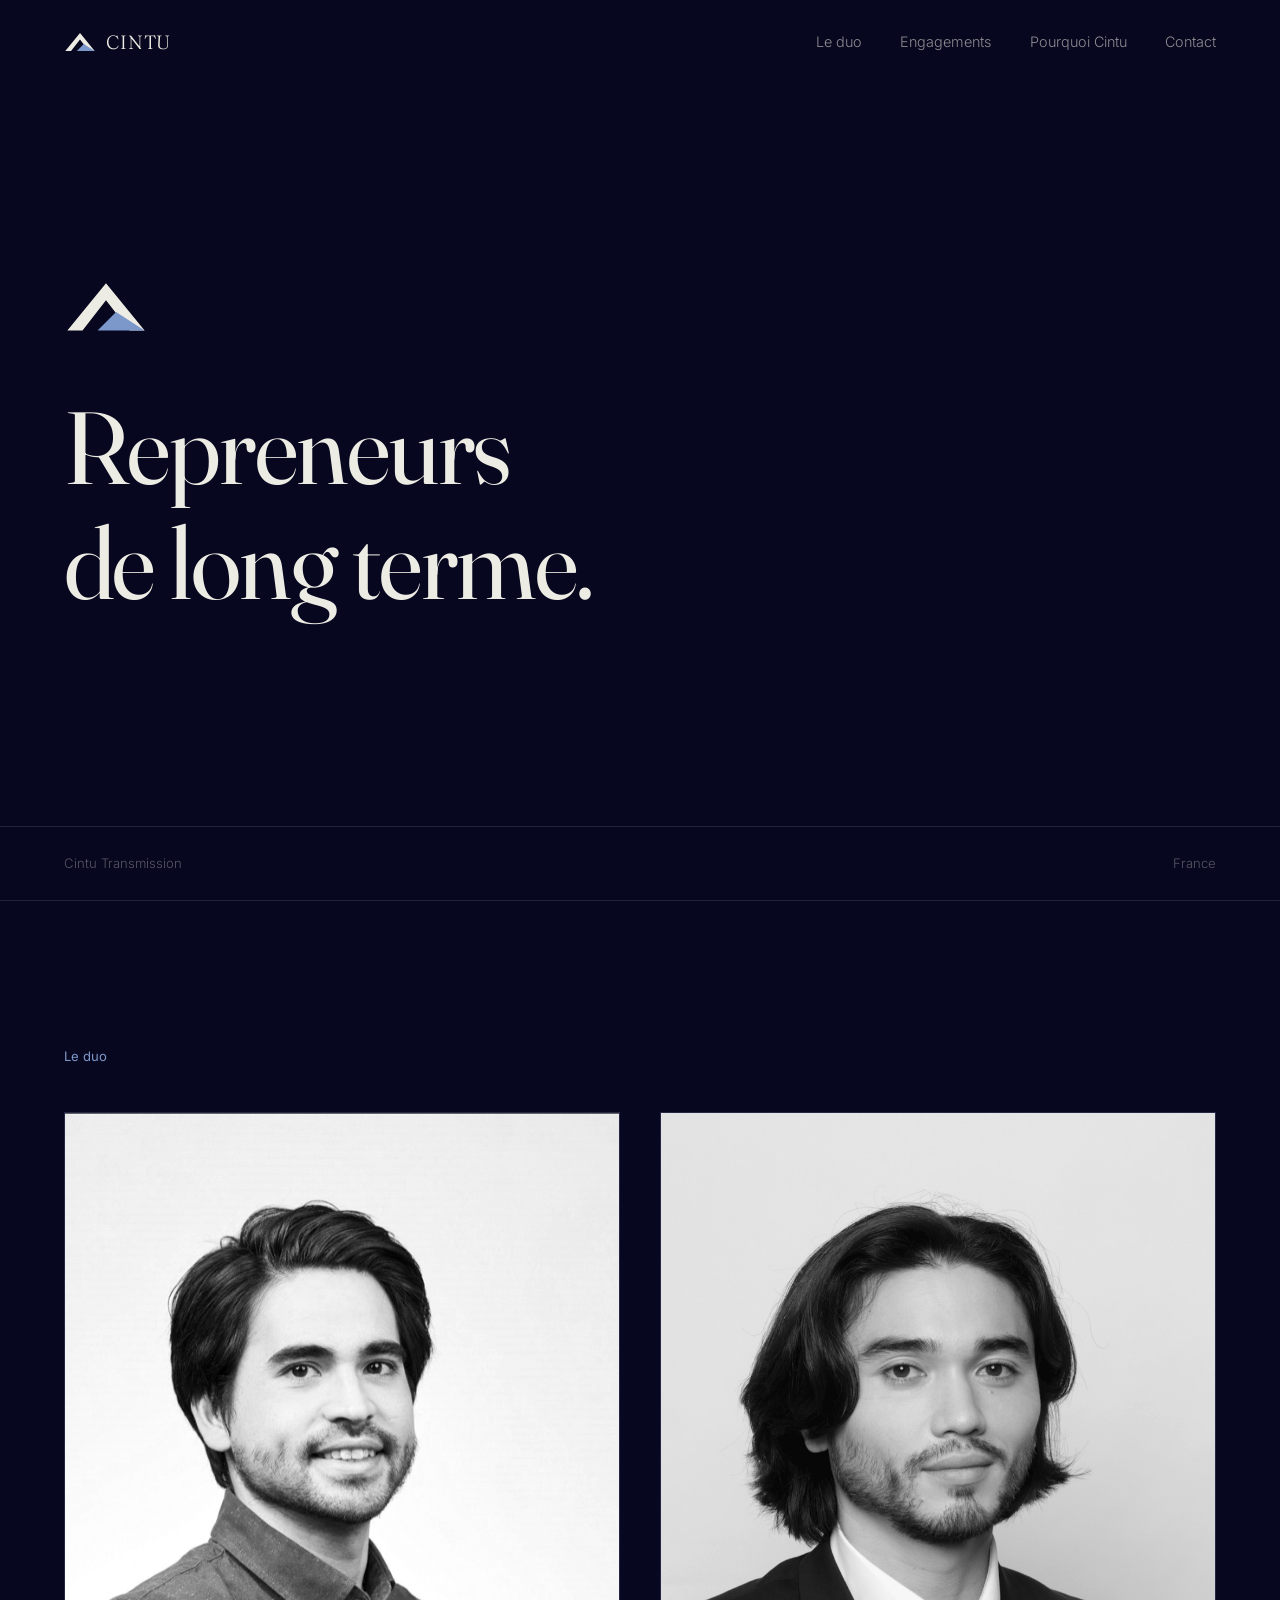
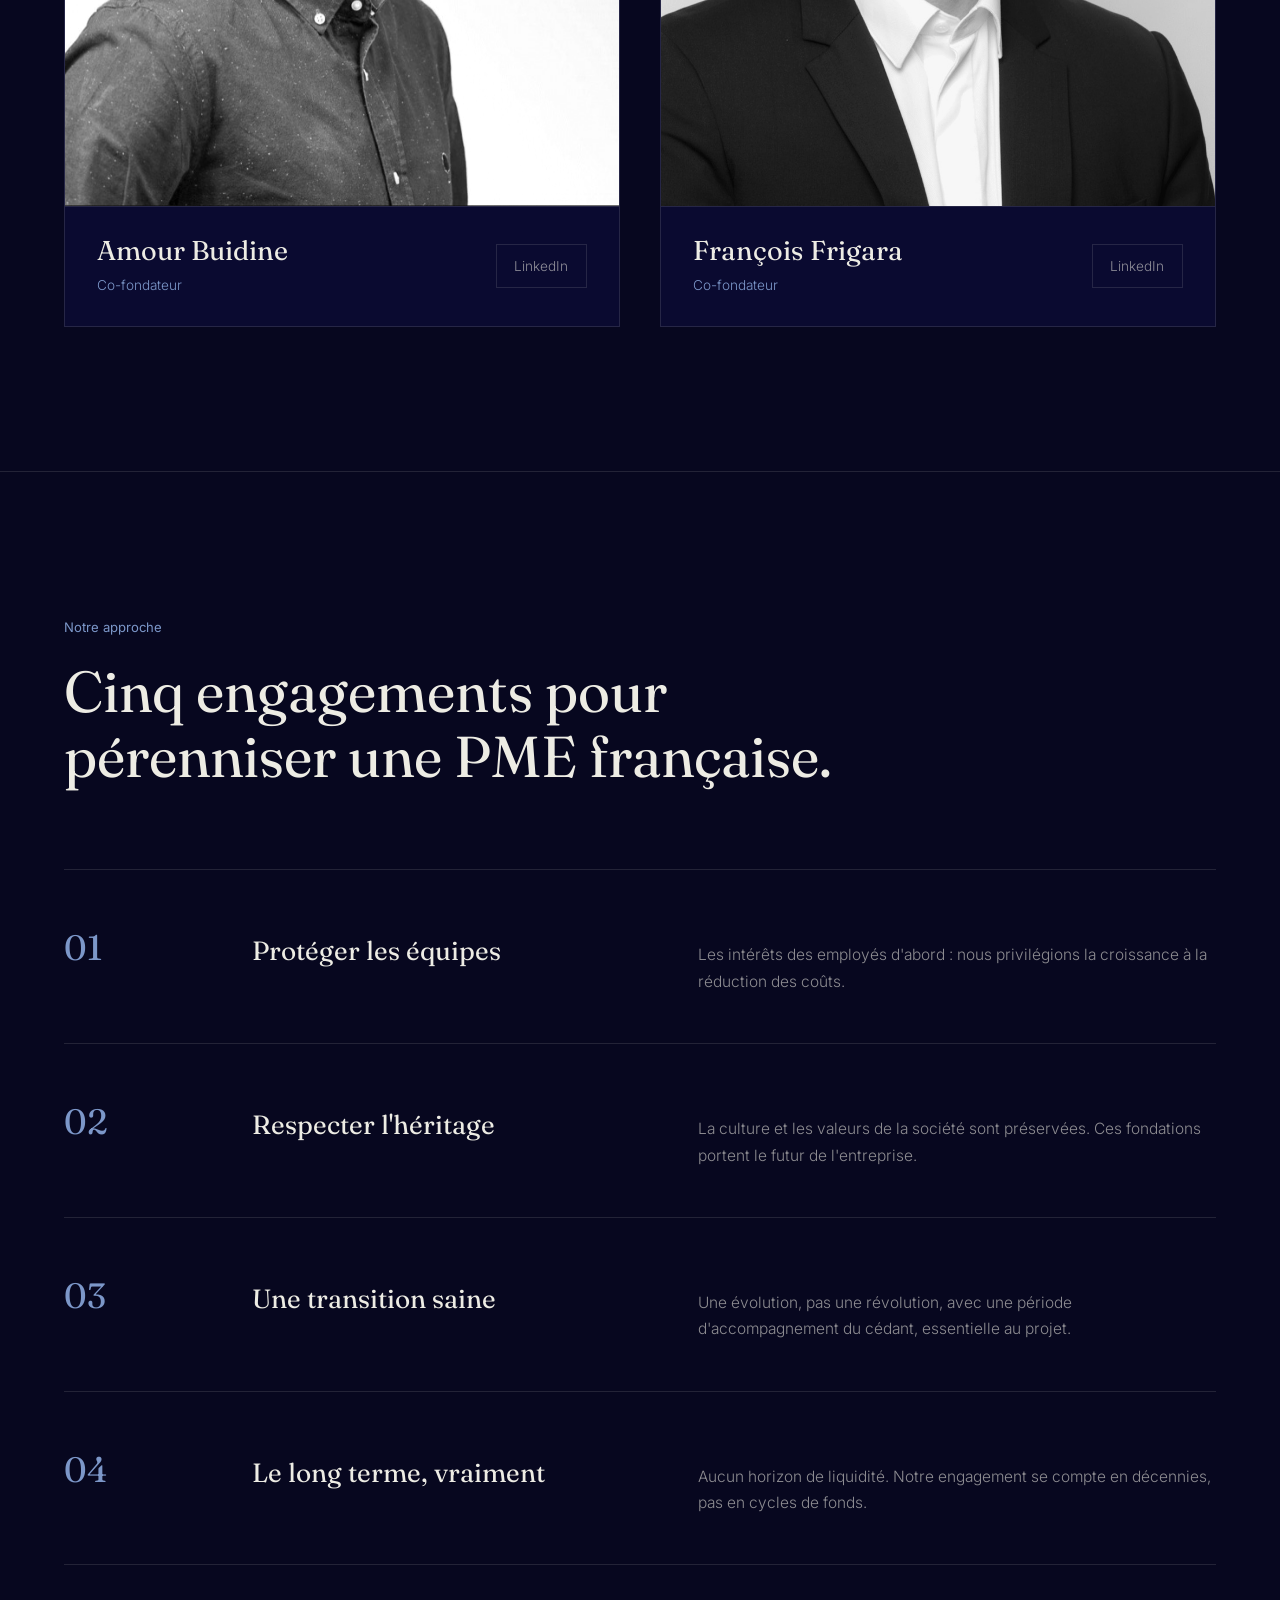
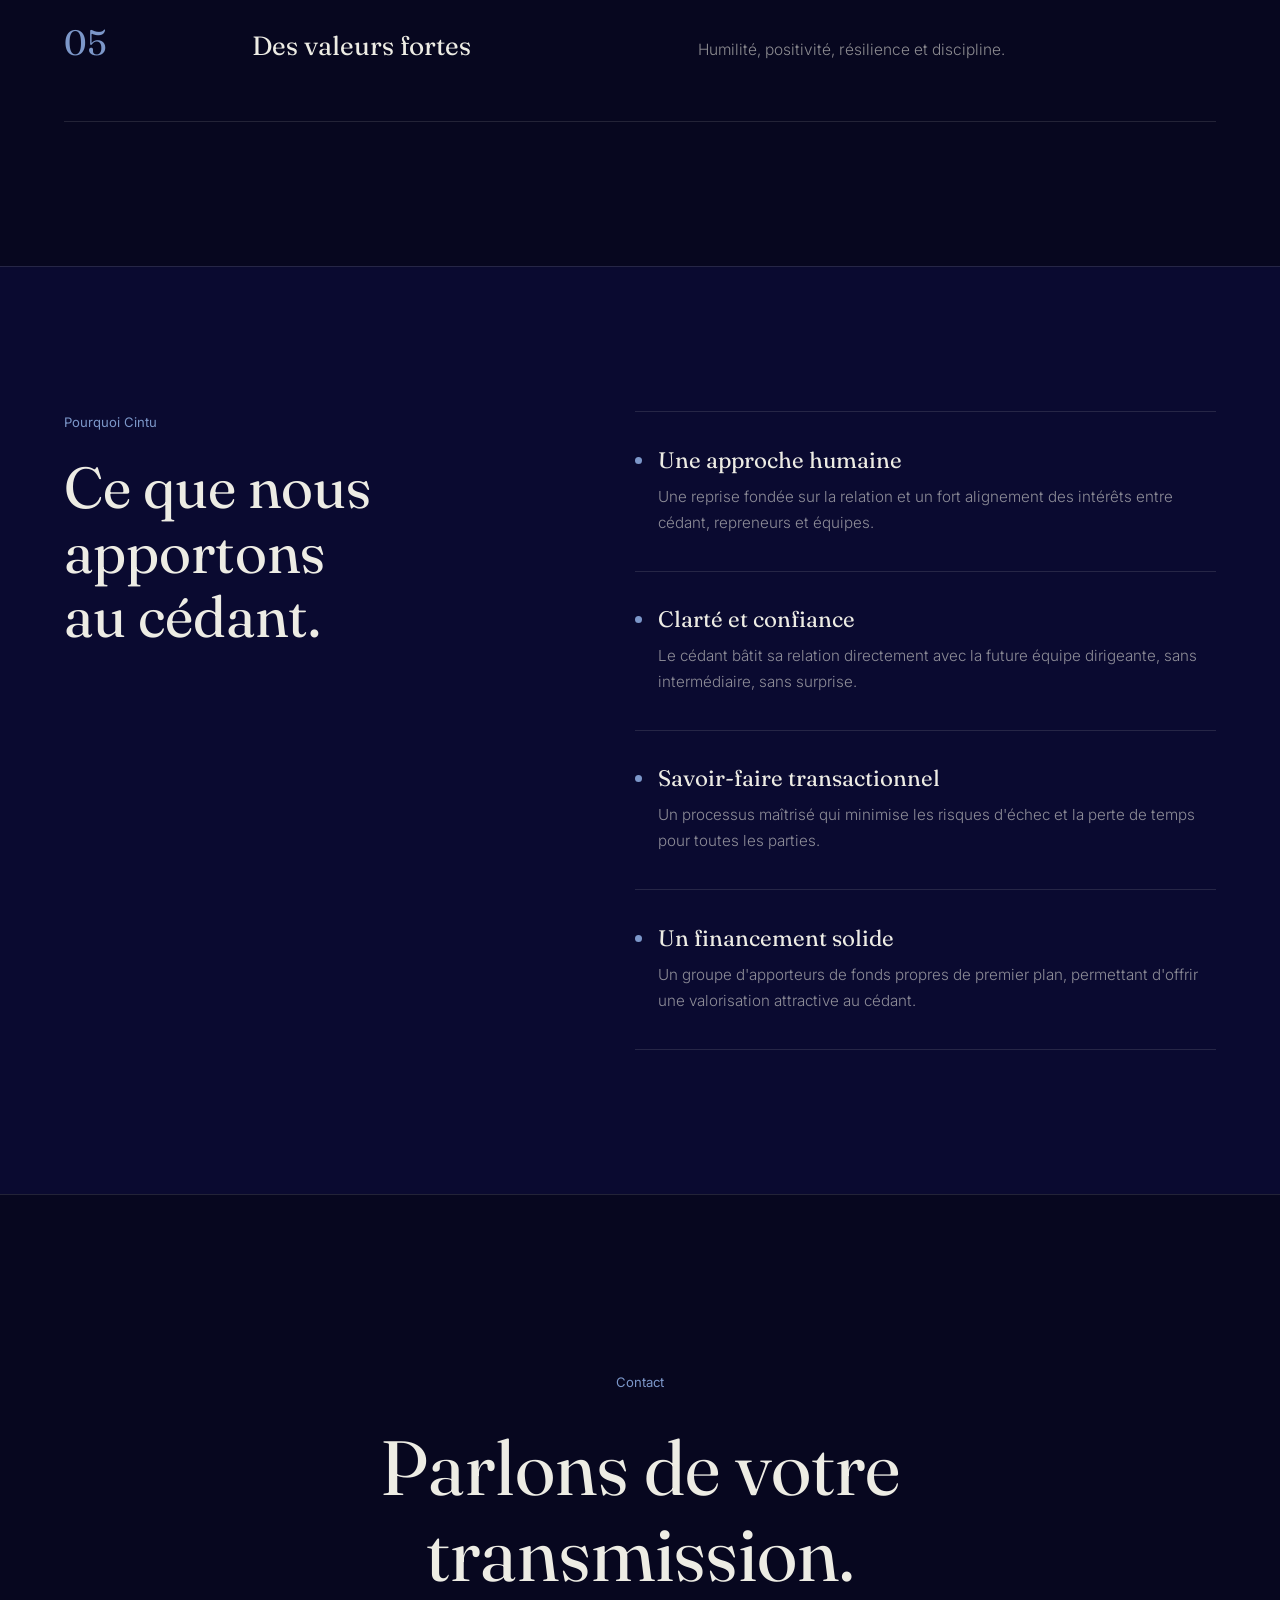
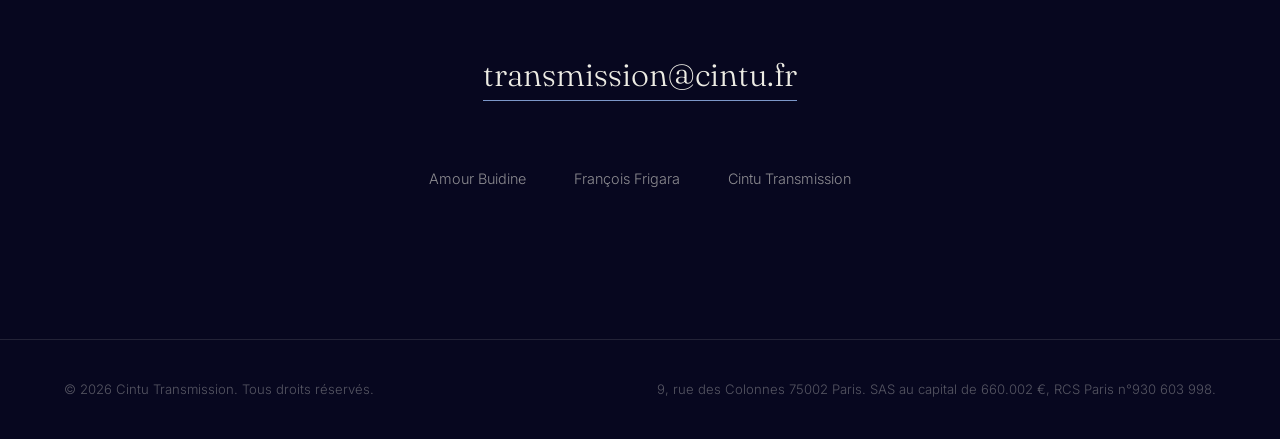
<file: index.html>
<!DOCTYPE html>
<html lang="fr">
<head>
<meta charset="UTF-8">
<meta name="viewport" content="width=device-width, initial-scale=1.0">
<title>Cintu Transmission, repreneurs de long terme</title>
<meta name="description" content="Cintu Transmission reprend une PME française pour la diriger et la faire grandir sur le long terme, aux côtés de son cédant et de ses équipes.">
<link rel="canonical" href="https://www.cintu.fr/">
<meta property="og:type" content="website">
<meta property="og:title" content="Cintu Transmission, repreneurs de long terme">
<meta property="og:description" content="Cintu Transmission reprend une PME française pour la diriger et la faire grandir sur le long terme, aux côtés de son cédant et de ses équipes.">
<meta property="og:url" content="https://www.cintu.fr/">
<meta property="og:image" content="https://www.cintu.fr/logo_cintu_color.png">
<meta property="og:locale" content="fr_FR">

<script async src="https://www.googletagmanager.com/gtag/js?id=G-C21RK4TB04"></script>
<script>
  window.dataLayer = window.dataLayer || [];
  function gtag(){dataLayer.push(arguments);}
  gtag('js', new Date());
  gtag('config', 'G-C21RK4TB04');
</script>

<link rel="apple-touch-icon" sizes="180x180" href="apple-touch-icon.png">
<link rel="icon" type="image/png" sizes="32x32" href="favicon-32x32.png">
<link rel="icon" type="image/png" sizes="16x16" href="favicon-16x16.png">
<link rel="manifest" href="site.webmanifest">
<link rel="mask-icon" href="safari-pinned-tab.svg" color="#7C97C9">
<meta name="msapplication-TileColor" content="#0A0A30">
<meta name="theme-color" content="#07071f">

<link rel="preconnect" href="https://fonts.googleapis.com">
<link rel="preconnect" href="https://fonts.gstatic.com" crossorigin>
<link href="https://fonts.googleapis.com/css2?family=Fraunces:ital,opsz,wght@0,9..144,300;0,9..144,400;0,9..144,500;1,9..144,400&family=Inter:wght@300;400;500&display=swap" rel="stylesheet">
<style>
/* Hallmark · shape: kept · genre: editorial · theme: the project (bleu nuit) · redesign: polish
 * hero: kept · nav: kept (glass removed) · footer: kept · imagery: the two founder photographs · signature: kept
 * built: the project · redesign: polish · keeps palette, fonts and layout; removes the generated tells
 * contrast: pass · fold: pass · v2.0.0 */
/* Hallmark · pre-emit critique: P1 H1 E1 S1 R1 V1 · weakest: it stays close to the original by design; the floor fixes carry it */
/* Hallmark · copy: verbatim (every word kept; 54 cleared by ordering labels after the heading) */
:root{
  --bg:#07071f;
  --bg-2:#0A0A30;
  --bg-3:#10103d;
  --txt:#EDECE4;
  --txt-dim:rgba(237,236,228,.58);
  --txt-faint:rgba(237,236,228,.34);
  --gold:#7C97C9;
  --line:rgba(237,236,228,.12);
  --nav-bg:rgba(7,7,31,.94);
  --row-hover:rgba(237,236,228,.035);
  --focus:#A9BEE6;
  --serif:'Fraunces',Georgia,serif;
  --sans:'Inter',-apple-system,sans-serif;
  --dur:.3s;
  --ease:cubic-bezier(.22,1,.36,1);
}
*{margin:0;padding:0;box-sizing:border-box}
html,body{overflow-x:clip}
html{scroll-behavior:smooth}
body{background:var(--bg);color:var(--txt);font-family:var(--sans);font-weight:300;line-height:1.7;-webkit-font-smoothing:antialiased}
::selection{background:var(--gold);color:var(--bg)}
:focus-visible{outline:2px solid var(--focus);outline-offset:2px}
h1,h2,h3{font-family:var(--serif);font-weight:400;line-height:1.12;color:var(--txt);text-wrap:balance}
button:disabled{opacity:.5;cursor:not-allowed}
.wrap{max-width:1280px;margin:0 auto;padding:0 5vw}
.eyebrow{font-size:.82rem;letter-spacing:0;text-transform:none;color:var(--gold);font-weight:400;display:block;margin-bottom:1.4rem}

/* ── Progress + nav ── */
.progress{position:fixed;top:0;left:0;height:2px;background:var(--gold);width:0;z-index:200}
.nav{position:fixed;top:0;left:0;right:0;z-index:100;display:flex;align-items:center;justify-content:space-between;padding:1.6rem 5vw;transition:background var(--dur),border-color var(--dur)}
.nav.scrolled{background:var(--nav-bg);padding:1rem 5vw;border-bottom:1px solid var(--line)}
.brand{display:flex;align-items:center;gap:.65rem;text-decoration:none}
.brand svg{width:32px;height:22px}
.brand span{font-family:var(--serif);font-size:1.2rem;letter-spacing:.04em;color:var(--txt)}
.nav ol{display:flex;gap:2.4rem;list-style:none}
.nav ol a{color:var(--txt-dim);text-decoration:none;font-size:.9rem;letter-spacing:0;text-transform:none;padding-bottom:3px;border-bottom:1px solid transparent;transition:color var(--dur),border-color var(--dur)}
.nav ol a:hover,.nav ol a:active{color:var(--txt);border-bottom-color:var(--gold)}
.burger{display:none;background:none;border:1px solid var(--line);color:var(--txt);font-family:var(--sans);font-size:1.1rem;line-height:1;padding:.4rem .65rem;cursor:pointer}

/* ── Hero ── */
.hero{min-height:100svh;display:flex;flex-direction:column;justify-content:center;position:relative;background:var(--bg);color:var(--txt)}
.hero .wrap{width:100%}
.hero-mark{width:84px;margin-bottom:3rem;opacity:0;animation:up 1.4s .2s var(--ease) forwards}
.hero h1{font-size:clamp(3rem,8vw,7rem);font-weight:400;letter-spacing:-.015em;max-width:14ch;opacity:0;animation:up 1.6s .55s var(--ease) forwards}
.hero p{margin-top:2.4rem;max-width:540px;color:var(--txt-dim);font-size:1.08rem;opacity:0;animation:up 1.6s 1s var(--ease) forwards}
.hero-foot{position:absolute;bottom:0;left:0;right:0;display:flex;justify-content:space-between;align-items:center;padding:1.6rem 5vw;border-top:1px solid var(--line);font-size:.82rem;letter-spacing:0;text-transform:none;color:var(--txt-faint);opacity:0;animation:up 1.4s 1.5s forwards}
@keyframes up{from{opacity:0;transform:translateY(30px)}to{opacity:1;transform:none}}

/* ── Head group (keeps the label above the heading, placed after it in markup) ── */
.head-group{display:flex;flex-direction:column}
.head-group .eyebrow{order:-1}

/* ── Duo ── */
.duo{padding:9rem 0;border-top:1px solid var(--line)}
.duo .eyebrow{margin-bottom:2.8rem}
.duo-grid{display:grid;grid-template-columns:minmax(0,1fr) minmax(0,1fr);gap:2.5rem}
.profil{border:1px solid var(--line);background:var(--bg-2);transition:border-color var(--dur) var(--ease)}
.profil:hover{border-color:var(--gold)}
.profil figure{margin:0;aspect-ratio:4/5;overflow:hidden}
.profil img{width:100%;height:100%;object-fit:cover;filter:grayscale(1) contrast(1.04)}
.profil-meta{display:flex;justify-content:space-between;align-items:center;gap:1.5rem;padding:1.8rem 2rem;border-top:1px solid var(--line)}
.profil-meta h3{font-size:1.7rem;font-weight:400}
.profil-meta small{display:block;font-family:var(--sans);font-size:.85rem;letter-spacing:0;text-transform:none;color:var(--gold);margin-top:.5rem}
.profil-meta a{color:var(--txt-dim);text-decoration:none;font-size:.85rem;letter-spacing:0;border:1px solid var(--line);padding:.6rem 1.1rem;transition:color var(--dur),background-color var(--dur),border-color var(--dur);flex:none}
.profil-meta a:hover{color:var(--bg);background:var(--gold);border-color:var(--gold)}

/* ── Engagements ── */
.engagements{padding:9rem 0;border-top:1px solid var(--line)}
.engagements h2{font-size:clamp(2.4rem,4.5vw,4rem);font-weight:400;max-width:800px;margin-bottom:5rem}
.eng-row{display:grid;grid-template-columns:140px 1fr 1.3fr;gap:3rem;padding:3rem 0;border-top:1px solid var(--line);align-items:baseline;transition:background var(--dur);position:relative}
.eng-row:last-child{border-bottom:1px solid var(--line)}
.eng-row:hover{background:var(--row-hover)}
.eng-row b{font-family:var(--serif);font-weight:400;font-size:2.2rem;color:var(--gold)}
.eng-row h3{font-size:1.65rem;font-weight:400}
.eng-row p{color:var(--txt-dim);font-size:.97rem}

/* ── Pourquoi ── */
.pourquoi{padding:9rem 0;border-top:1px solid var(--line);background:var(--bg-2)}
.pq-grid{display:grid;grid-template-columns:.9fr 1.1fr;gap:6rem}
.pq-grid .head-group{position:sticky;top:7rem;align-self:start}
.pq-grid h2{font-size:clamp(2.4rem,4.5vw,4rem);font-weight:400}
.pq-item{padding:2.2rem 0;border-top:1px solid var(--line)}
.pq-item:last-child{border-bottom:1px solid var(--line)}
.pq-item h3{font-size:1.4rem;font-weight:400;margin-bottom:.7rem;display:flex;align-items:center;gap:1rem}
.pq-item h3::before{content:"";width:7px;height:7px;border-radius:50%;background:var(--gold);flex:none}
.pq-item p{color:var(--txt-dim);font-size:.95rem;padding-left:calc(7px + 1rem)}

/* ── Contact ── */
.contact{padding:11rem 0 9rem;border-top:1px solid var(--line);text-align:center}
.contact .head-group{align-items:center}
.contact .eyebrow{margin-bottom:2rem}
.contact h2{font-size:clamp(2.6rem,6vw,5rem);font-weight:400;max-width:18ch;margin:0 auto 3.2rem}
.contact a.mail{font-family:var(--serif);font-size:clamp(1.3rem,2.6vw,2rem);color:var(--txt);text-decoration:none;border-bottom:1px solid var(--gold);padding-bottom:.35rem;transition:color var(--dur)}
.contact a.mail:hover{color:var(--gold)}
.contact-links{margin-top:4rem;display:flex;justify-content:center;gap:3rem;font-size:.9rem;letter-spacing:0;text-transform:none}
.contact-links a{color:var(--txt-dim);text-decoration:none;padding-bottom:3px;border-bottom:1px solid transparent;transition:color var(--dur),border-color var(--dur)}
.contact-links a:hover{color:var(--txt);border-bottom-color:var(--gold)}

footer{border-top:1px solid var(--line);padding:2.4rem 5vw;display:flex;justify-content:space-between;gap:2rem;font-size:.82rem;color:var(--txt-faint);letter-spacing:0;flex-wrap:wrap}

.mark-base{fill:var(--txt)}
.gold-path{fill:var(--gold)}

@media(max-width:920px){
  .nav ol{display:none}
  .nav.open ol{display:flex;position:fixed;inset:0;background:var(--bg);flex-direction:column;justify-content:center;align-items:center;gap:2.2rem}
  .nav.open ol a{font-size:1.1rem}
  .burger{display:block;position:relative;z-index:101}
  .duo-grid,.pq-grid{grid-template-columns:minmax(0,1fr);gap:3rem}
  .pq-grid .head-group{position:static}
  .eng-row{grid-template-columns:1fr;gap:.7rem;padding:2.2rem 0}
  .duo,.engagements,.pourquoi,.contact{padding:5.5rem 0}
  .hero-foot{font-size:.72rem;letter-spacing:0}
}
@media(prefers-reduced-motion:reduce){
  *,*::before,*::after{animation-duration:.01ms!important;animation-iteration-count:1!important;transition-duration:.01ms!important;scroll-behavior:auto!important}
}
</style>
</head>
<body>

<div class="progress" id="progress"></div>

<header class="nav" id="nav">
  <a class="brand" href="#top" aria-label="Cintu Transmission">
    <svg viewBox="0 0 100 64" fill="none" aria-hidden="true"><path class="mark-base" d="M50 4 96 60 78 60 50 24 22 60 4 60Z"/><path class="gold-path" d="M62 38 96 60 40 60Z"/></svg>
    <span>CINTU</span>
  </a>
  <button class="burger" id="burger" aria-label="Menu" aria-expanded="false">☰</button>
  <ol>
    <li><a href="#duo">Le duo</a></li>
    <li><a href="#engagements">Engagements</a></li>
    <li><a href="#pourquoi">Pourquoi Cintu</a></li>
    <li><a href="#contact">Contact</a></li>
  </ol>
</header>

<section class="hero" id="top">
  <div class="wrap">
    <svg class="hero-mark" viewBox="0 0 100 64" fill="none" aria-hidden="true"><path class="mark-base" d="M50 4 96 60 78 60 50 24 22 60 4 60Z"/><path class="gold-path" d="M62 38 96 60 40 60Z"/></svg>
    <h1>Repreneurs de long terme.</h1>
  </div>
  <div class="hero-foot">
    <span>Cintu Transmission</span>
    <span>France</span>
  </div>
</section>

<section class="duo" id="duo">
  <div class="wrap">
    <span class="eyebrow">Le duo</span>
    <div class="duo-grid">
      <article class="profil">
        <figure><img src="photo_AB.jpg" alt="Amour Buidine" style="object-position:60% 25%"></figure>
        <div class="profil-meta">
          <div><h3>Amour Buidine</h3><small>Co-fondateur</small></div>
          <a href="https://www.linkedin.com/in/amourbuidine" target="_blank" rel="noopener">LinkedIn</a>
        </div>
      </article>
      <article class="profil">
        <figure><img src="photo_FF.jpg" alt="François Frigara" style="object-position:50% 20%"></figure>
        <div class="profil-meta">
          <div><h3>François Frigara</h3><small>Co-fondateur</small></div>
          <a href="https://www.linkedin.com/in/francois-frigara" target="_blank" rel="noopener">LinkedIn</a>
        </div>
      </article>
    </div>
  </div>
</section>

<section class="engagements" id="engagements">
  <div class="wrap">
    <div class="head-group">
      <h2>Cinq engagements pour pérenniser une PME française.</h2>
      <span class="eyebrow">Notre approche</span>
    </div>
    <div>
      <div class="eng-row"><b>01</b><h3>Protéger les équipes</h3><p>Les intérêts des employés d'abord&nbsp;: nous privilégions la croissance à la réduction des coûts.</p></div>
      <div class="eng-row"><b>02</b><h3>Respecter l'héritage</h3><p>La culture et les valeurs de la société sont préservées. Ces fondations portent le futur de l'entreprise.</p></div>
      <div class="eng-row"><b>03</b><h3>Une transition saine</h3><p>Une évolution, pas une révolution, avec une période d'accompagnement du cédant, essentielle au projet.</p></div>
      <div class="eng-row"><b>04</b><h3>Le long terme, vraiment</h3><p>Aucun horizon de liquidité. Notre engagement se compte en décennies, pas en cycles de fonds.</p></div>
      <div class="eng-row"><b>05</b><h3>Des valeurs fortes</h3><p>Humilité, positivité, résilience et discipline.</p></div>
    </div>
  </div>
</section>

<section class="pourquoi" id="pourquoi">
  <div class="wrap">
    <div class="pq-grid">
      <div class="head-group">
        <h2>Ce que nous apportons au cédant.</h2>
        <span class="eyebrow">Pourquoi Cintu</span>
      </div>
      <div>
        <div class="pq-item"><h3>Une approche humaine</h3><p>Une reprise fondée sur la relation et un fort alignement des intérêts entre cédant, repreneurs et équipes.</p></div>
        <div class="pq-item"><h3>Clarté et confiance</h3><p>Le cédant bâtit sa relation directement avec la future équipe dirigeante, sans intermédiaire, sans surprise.</p></div>
        <div class="pq-item"><h3>Savoir-faire transactionnel</h3><p>Un processus maîtrisé qui minimise les risques d'échec et la perte de temps pour toutes les parties.</p></div>
        <div class="pq-item"><h3>Un financement solide</h3><p>Un groupe d'apporteurs de fonds propres de premier plan, permettant d'offrir une valorisation attractive au cédant.</p></div>
      </div>
    </div>
  </div>
</section>

<section class="contact" id="contact">
  <div class="wrap">
    <div class="head-group">
      <h2>Parlons de votre transmission.</h2>
      <span class="eyebrow">Contact</span>
    </div>
    <a class="mail" href="mailto:transmission@cintu.fr">transmission@cintu.fr</a>
    <div class="contact-links">
      <a href="https://www.linkedin.com/in/amourbuidine" target="_blank" rel="noopener">Amour Buidine</a>
      <a href="https://www.linkedin.com/in/francois-frigara" target="_blank" rel="noopener">François Frigara</a>
      <a href="https://www.linkedin.com/company/cintu-transmission" target="_blank" rel="noopener">Cintu Transmission</a>
    </div>
  </div>
</section>

<footer>
  <span>© 2026 Cintu Transmission. Tous droits réservés.</span>
  <span>9, rue des Colonnes 75002 Paris. SAS au capital de 660.002 €, RCS Paris n°930 603 998.</span>
</footer>

<script>
const nav=document.getElementById('nav'),bar=document.getElementById('progress'),burger=document.getElementById('burger');
addEventListener('scroll',()=>{
  nav.classList.toggle('scrolled',scrollY>40);
  const h=document.documentElement;
  bar.style.width=(scrollY/(h.scrollHeight-h.clientHeight)*100)+'%';
},{passive:true});
burger.addEventListener('click',()=>{const o=nav.classList.toggle('open');burger.setAttribute('aria-expanded',o);});
nav.querySelectorAll('ol a').forEach(a=>a.addEventListener('click',()=>{nav.classList.remove('open');burger.setAttribute('aria-expanded','false');}));
</script>
</body>
</html>
</file>
